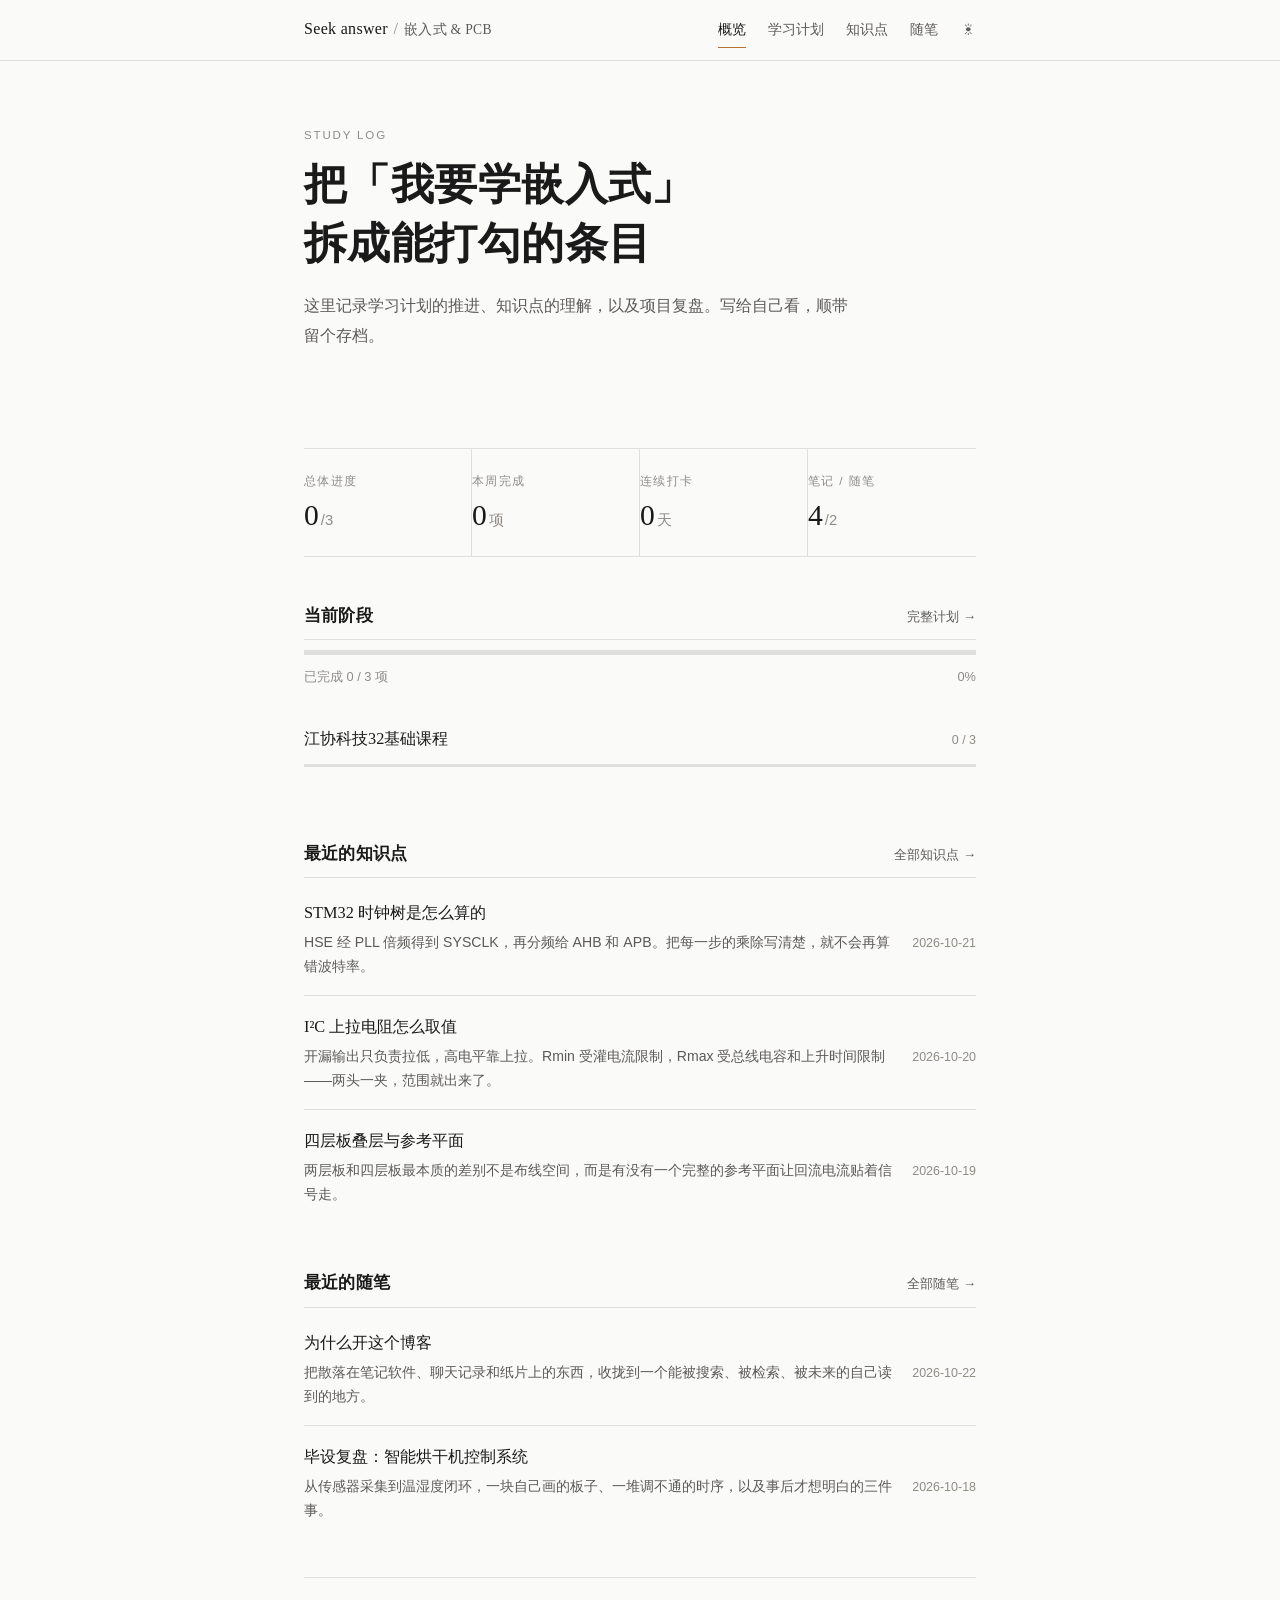
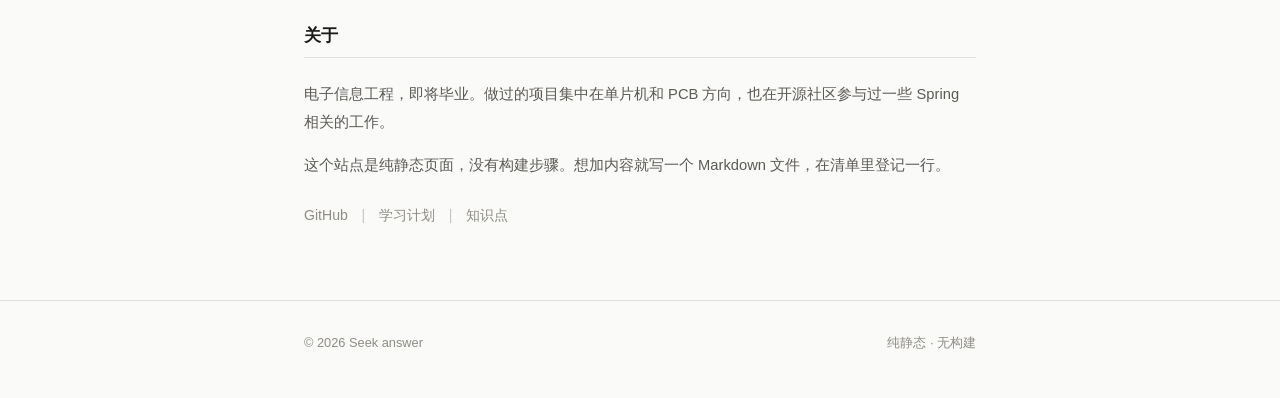
<file: index.html>
<!DOCTYPE html>
<html lang="zh-CN">
<head>
<meta charset="UTF-8">
<meta name="viewport" content="width=device-width, initial-scale=1">
<title>Seek answer · 嵌入式 & PCB 学习日志</title>
<meta name="description" content="嵌入式与 PCB 的学习计划、知识点笔记与随笔。">
<link rel="icon" href="data:image/svg+xml,%3Csvg xmlns='http://www.w3.org/2000/svg' viewBox='0 0 32 32'%3E%3Crect width='32' height='32' fill='%23fafaf9'/%3E%3Crect x='6' y='6' width='20' height='20' fill='none' stroke='%23b87333' stroke-width='2'/%3E%3C/svg%3E">
<link rel="stylesheet" href="assets/style.css">
<script src="assets/theme.js"></script>
</head>
<body>

<header class="site-header">
  <div class="wrap">
    <a class="brand" href="index.html">Seek answer<span class="slash">/</span><em>嵌入式 &amp; PCB</em></a>
    <nav class="nav">
      <a href="index.html" data-page="index">概览</a>
      <a href="plan.html" data-page="plan">学习计划</a>
      <a href="notes.html" data-page="notes">知识点</a>
      <a href="posts.html" data-page="posts">随笔</a>
      <button class="theme-toggle" type="button" aria-label="切换主题">☀</button>
    </nav>
  </div>
</header>

<main>
  <div class="wrap">

    <section class="hero">
      <div class="eyebrow">Study Log</div>
      <h1>把「我要学嵌入式」<br>拆成能打勾的条目</h1>
      <p class="lede">
        这里记录学习计划的推进、知识点的理解，以及项目复盘。
        写给自己看，顺带留个存档。
      </p>
    </section>

    <section class="stats" id="stats" aria-label="总览统计">
      <div class="stat">
        <div class="k">总体进度</div>
        <div class="v" id="stat-total">—</div>
      </div>
      <div class="stat">
        <div class="k">本周完成</div>
        <div class="v" id="stat-week">—</div>
      </div>
      <div class="stat">
        <div class="k">连续打卡</div>
        <div class="v" id="stat-streak">—</div>
      </div>
      <div class="stat">
        <div class="k">笔记 / 随笔</div>
        <div class="v" id="stat-count">—</div>
      </div>
    </section>

    <section class="section" id="sec-plan">
      <div class="section-head">
        <h2>当前阶段</h2>
        <a class="more" href="plan.html">完整计划 →</a>
      </div>
      <div id="plan-summary"></div>
    </section>

    <section class="section" id="sec-notes" style="margin-top:2.6rem">
      <div class="section-head">
        <h2>最近的知识点</h2>
        <a class="more" href="notes.html">全部知识点 →</a>
      </div>
      <ul class="entries" id="recent-notes"></ul>
    </section>

    <section class="section" id="sec-posts" style="margin-top:2.6rem">
      <div class="section-head">
        <h2>最近的随笔</h2>
        <a class="more" href="posts.html">全部随笔 →</a>
      </div>
      <ul class="entries" id="recent-posts"></ul>
    </section>

    <hr class="rule">

    <section class="section">
      <div class="section-head"><h2>关于</h2></div>
      <div style="padding-top:1.2rem">
        <div id="about-body">
          <p class="lede" style="font-size:0.92rem">
            电子信息工程，即将毕业。做过的项目集中在单片机和 PCB 方向，
            也在开源社区参与过一些 Spring 相关的工作。
          </p>
          <p class="lede" style="font-size:0.92rem">
            这个站点是纯静态页面，没有构建步骤。想加内容就写一个 Markdown 文件，
            在清单里登记一行。
          </p>
        </div>
        <p style="font-size:0.88rem;color:var(--ink-3);margin-top:1.4rem">
          <a href="https://github.com/2041951416" target="_blank" rel="noopener">GitHub</a>
          <span style="margin:0 .7em;color:var(--hairline-strong)">|</span>
          <a href="plan.html">学习计划</a>
          <span style="margin:0 .7em;color:var(--hairline-strong)">|</span>
          <a href="notes.html">知识点</a>
        </p>
      </div>
    </section>

  </div>
</main>

<footer class="site-footer">
  <div class="wrap">
    <span>© <span id="year">2026</span> Seek answer</span>
    <span>纯静态 · 无构建</span>
  </div>
</footer>

<script src="assets/app.js"></script>
<script src="assets/editor.js"></script>
<script>
(function () {
  var B = window.Blog;

  B.mountHeader("index");
  B.mountFooter();
  B.installFlushHooks();

  // 站点文案：HTML 里已内置静态品牌，这里只是异步替换成 site.json 的内容。
  // 所以即使请求失败或很慢，页面上也不会出现空白。
  if (window.BlogEditor) {
    window.BlogEditor.loadSiteText()
      .then(window.BlogEditor.applySiteText)
      .catch(function () {});
  }

  function renderStats(plan, manifest, state) {
    var done = state.done || {};
    var ov = B.overallProgress(plan, done);

    var total = document.getElementById("stat-total");
    total.innerHTML = ov.done + '<small>/' + ov.total + '</small>';

    var wk = document.getElementById("stat-week");
    var wkDone = 0;
    var d = B.today();
    for (var i = 0; i < 7; i++) {
      var counts = B.countsFromDone(done);
      wkDone += counts[d] || 0;
      d = B.addDays(d, -1);
    }
    wk.innerHTML = wkDone + '<small>项</small>';

    var st = document.getElementById("stat-streak");
    var s = B.streak(state.checkins || {});
    st.innerHTML = s + '<small>天</small>';

    var cnt = document.getElementById("stat-count");
    var nNotes = (manifest.notes || []).length;
    var nPosts = (manifest.posts || []).length;
    cnt.innerHTML = nNotes + '<small>/' + nPosts + '</small>';
  }

  function renderPlanSummary(plan, state) {
    var host = document.getElementById("plan-summary");
    host.innerHTML = "";
    var done = state.done || {};
    var ov = B.overallProgress(plan, done);

    var bar = document.createElement("div");
    bar.innerHTML =
      '<div class="bar bar-lg"><i style="width:' + ov.pct + '%"></i></div>' +
      '<div class="bar-meta"><span>已完成 ' + ov.done + ' / ' + ov.total + ' 项</span>' +
      "<span>" + Math.round(ov.pct) + "%</span></div>";
    host.appendChild(bar);

    // 每个阶段一行
    var list = document.createElement("ul");
    list.className = "entries";
    list.style.marginTop = "1.2rem";

    (plan.phases || []).forEach(function (ph) {
      var p = B.phaseProgress(ph, done);
      var li = document.createElement("li");
      var a = document.createElement("a");
      a.className = "entry";
      a.href = "plan.html#" + ph.id;
      a.innerHTML =
        '<div class="entry-row">' +
        '<span class="entry-title">' + B.esc(ph.title) + "</span>" +
        '<span class="entry-date">' + p.done + " / " + p.total + "</span>" +
        "</div>" +
        '<div class="bar" style="margin-top:8px"><i style="width:' + p.pct + '%"></i></div>';
      li.appendChild(a);
      list.appendChild(li);
    });
    host.appendChild(list);
  }

  function renderRecentNotes(manifest) {
    var host = document.getElementById("recent-notes");
    host.innerHTML = "";
    var notes = (manifest.notes || []).slice().sort(function (a, b) {
      return (b.date || "").localeCompare(a.date || "");
    }).slice(0, 3);

    if (!notes.length) {
      host.innerHTML = '<li><div class="entry"><span class="entry-sub">还没有知识点。见 README。</span></div></li>';
      return;
    }

    notes.forEach(function (n) {
      var li = document.createElement("li");
      li.innerHTML =
        '<a class="entry" href="post.html?p=' + B.esc(n.slug) + '">' +
        '<div class="entry-title">' + B.esc(n.title) + "</div>" +
        '<div class="entry-row" style="margin-top:3px">' +
        '<span class="entry-sub">' + B.esc(n.summary || "") + "</span>" +
        '<span class="entry-date">' + B.esc(n.date || "") + "</span>" +
        "</div></a>";
      host.appendChild(li);
    });
  }

  function renderRecentPosts(manifest) {
    var host = document.getElementById("recent-posts");
    host.innerHTML = "";
    var posts = (manifest.posts || []).slice().sort(function (a, b) {
      return (b.date || "").localeCompare(a.date || "");
    }).slice(0, 3);

    if (!posts.length) {
      host.innerHTML = '<li><div class="entry"><span class="entry-sub">还没有随笔。见 README。</span></div></li>';
      return;
    }

    posts.forEach(function (p) {
      var li = document.createElement("li");
      li.innerHTML =
        '<a class="entry" href="post.html?p=' + B.esc(p.slug) + '">' +
        '<div class="entry-title">' + B.esc(p.title) + "</div>" +
        '<div class="entry-row" style="margin-top:3px">' +
        '<span class="entry-sub">' + B.esc(p.summary || "") + "</span>" +
        '<span class="entry-date">' + B.esc(p.date || "") + "</span>" +
        "</div></a>";
      host.appendChild(li);
    });
  }

  Promise.all([
    B.loadPlan(),
    B.getJson("content/index.json").catch(function () {
      return { posts: [], notes: [] };
    }),
    B.pullRemote().catch(function () {
      return B.getState();
    }),
  ])
    .then(function (res) {
      var plan = res[0];
      var manifest = res[1] || { posts: [], notes: [] };
      var state = B.getState();

      renderStats(plan, manifest, state);
      renderPlanSummary(plan, state);
      renderRecentNotes(manifest);
      renderRecentPosts(manifest);
    })
    .catch(function (e) {
      console.error(e);
      document.getElementById("plan-summary").innerHTML =
        '<p class="empty">加载失败：' + B.esc(e.message) + "</p>";
    });
})();
</script>
</body>
</html>
</file>
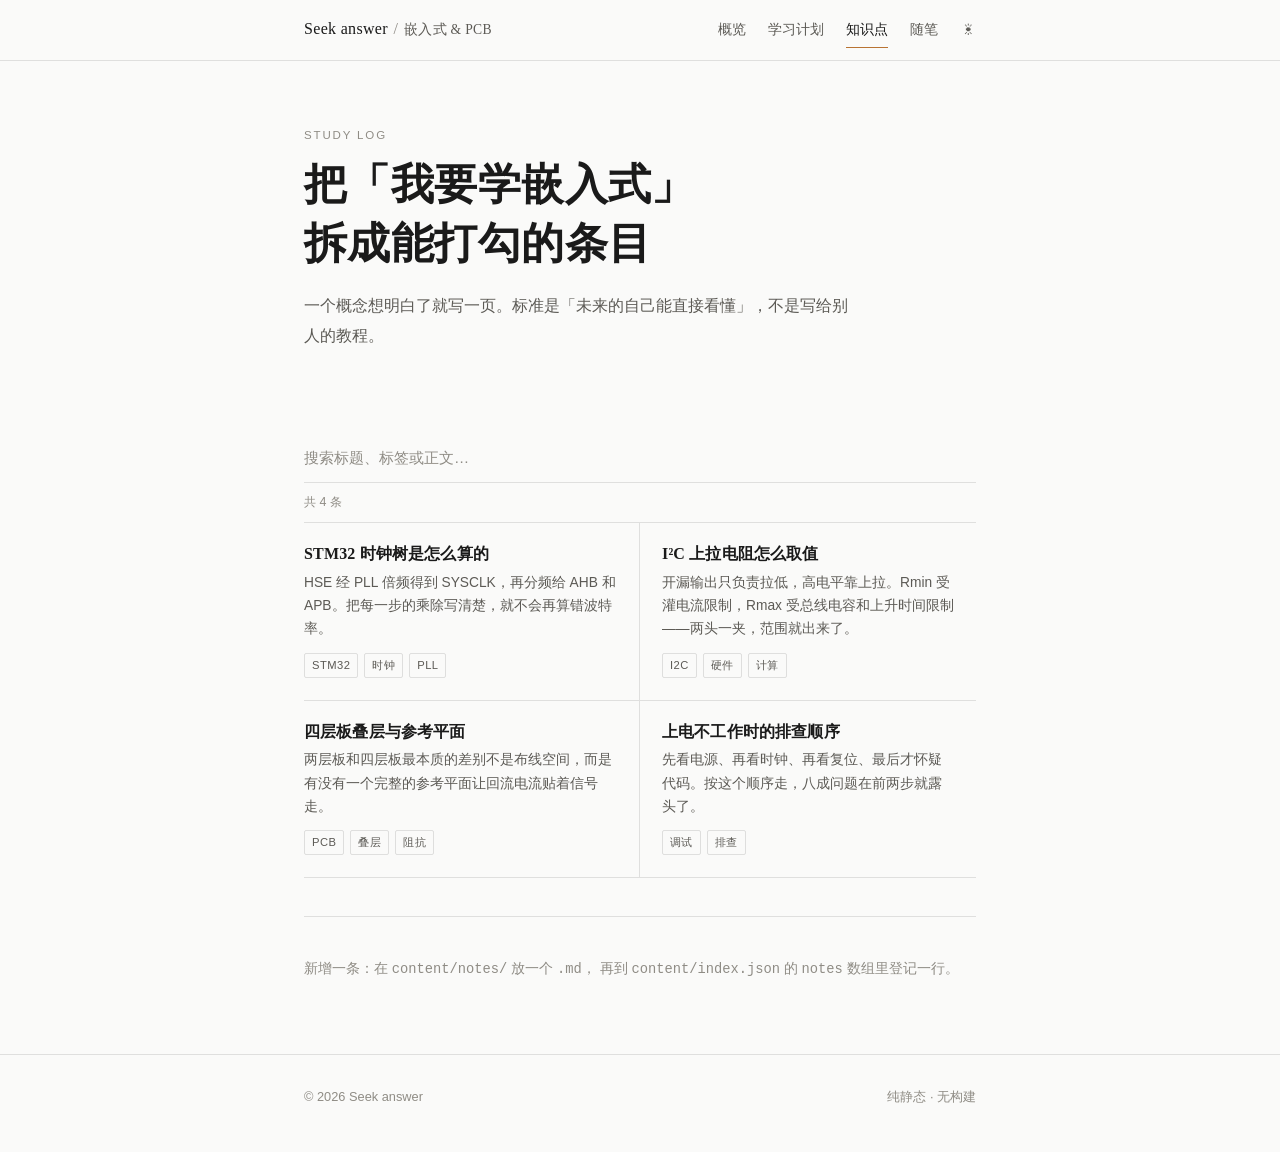
<file: notes.html>
<!DOCTYPE html>
<html lang="zh-CN">
<head>
<meta charset="UTF-8">
<meta name="viewport" content="width=device-width, initial-scale=1">
<title>知识点 · Seek answer</title>
<link rel="icon" href="data:image/svg+xml,%3Csvg xmlns='http://www.w3.org/2000/svg' viewBox='0 0 32 32'%3E%3Crect width='32' height='32' fill='%23fafaf9'/%3E%3Crect x='6' y='6' width='20' height='20' fill='none' stroke='%23b87333' stroke-width='2'/%3E%3C/svg%3E">
<link rel="stylesheet" href="assets/style.css">
<script src="assets/theme.js"></script>
</head>
<body>

<header class="site-header">
  <div class="wrap">
    <a class="brand" href="index.html">Seek answer<span class="slash">/</span><em>嵌入式 &amp; PCB</em></a>
    <nav class="nav">
      <a href="index.html" data-page="index">概览</a>
      <a href="plan.html" data-page="plan">学习计划</a>
      <a href="notes.html" data-page="notes">知识点</a>
      <a href="posts.html" data-page="posts">随笔</a>
      <button class="theme-toggle" type="button" aria-label="切换主题">☀</button>
    </nav>
  </div>
</header>

<main>
  <div class="wrap">
    <section class="hero">
      <div class="eyebrow">Notes</div>
      <h1>知识点</h1>
      <p class="lede" id="page-lede">一个概念想明白了就写一页。标准是「未来的自己能直接看懂」，不是写给别人的教程。
      </p>
      <p id="new-note-slot" style="margin-top:1.4rem" hidden>
        <a class="btn btn-accent" href="edit.html?new=note">新建知识点</a>
      </p>
    </section>

    <input class="search" id="q" type="search" placeholder="搜索标题、标签或正文…" autocomplete="off">
    <div class="search-meta" id="meta"></div>

    <div class="cards" id="cards"></div>
    <div class="empty" id="empty" hidden>
      <p>没有匹配的知识点。</p>
      <p style="font-size:0.82em">换个关键词试试，或者按 <code>Esc</code> 清空。</p>
    </div>

    <hr class="rule">
    <p style="font-size:0.86rem;color:var(--ink-3)">
      新增一条：在 <code>content/notes/</code> 放一个 <code>.md</code>，
      再到 <code>content/index.json</code> 的 <code>notes</code> 数组里登记一行。
    </p>
  </div>
</main>

<footer class="site-footer">
  <div class="wrap">
    <span>© <span id="year">2026</span> Seek answer</span>
    <span>纯静态 · 无构建</span>
  </div>
</footer>

<script src="assets/app.js"></script>
<script src="assets/editor.js"></script>
<script>
(function () {
  var B = window.Blog;
  var notes = [];   // { slug, title, tags, summary, date, body }
  var filtered = [];

  B.mountHeader("notes");
  B.mountFooter();

  if (window.BlogEditor) {
    window.BlogEditor.loadSiteText()
      .then(function (site) {
        window.BlogEditor.applySiteText(site);
        var l = (site.ledes || {})["notes"];
        var n = document.getElementById("page-lede");
        if (l && n) window.BlogEditor.setMultiline(n, l);
      })
      .catch(function () {});
  }

  var canEdit = window.BlogEditor && window.BlogEditor.isLoggedIn();
  if (canEdit) document.getElementById("new-note-slot").hidden = false;

  function renderCards(list, q) {
    var host = document.getElementById("cards");
    var empty = document.getElementById("empty");
    var meta = document.getElementById("meta");
    host.innerHTML = "";

    meta.textContent = q
      ? "「" + q + "」匹配到 " + list.length + " 条"
      : "共 " + notes.length + " 条";

    if (!list.length) {
      host.hidden = true;
      empty.hidden = false;
      if (notes.length === 0) {
        empty.innerHTML =
          "<p>还没有知识点。</p><p style='font-size:0.82em'>" +
          "在 <code>content/notes/</code> 新建一个 <code>.md</code>，" +
          "再在 <code>content/index.json</code> 登记。</p>";
      } else {
        empty.innerHTML =
          "<p>没有匹配的知识点。</p><p style='font-size:0.82em'>换个关键词，或按 <code>Esc</code> 清空。</p>";
      }
      return;
    }

    host.hidden = false;
    empty.hidden = true;

    list.forEach(function (n) {
      var a = document.createElement("a");
      a.className = "card";
      a.href = "post.html?p=" + n.slug;

      var h = document.createElement("h3");
      h.innerHTML = B.highlight(n.title, q);
      a.appendChild(h);

      var sum = document.createElement("p");
      sum.innerHTML = B.highlight(n.summary || "", q);
      a.appendChild(sum);

      if (n.tags && n.tags.length) {
        var tags = document.createElement("div");
        tags.className = "tags";
        n.tags.forEach(function (t) {
          var s = document.createElement("span");
          s.className = "tag";
          s.innerHTML = B.highlight(t, q);
          tags.appendChild(s);
        });
        a.appendChild(tags);
      }

      host.appendChild(a);

      // 编辑链接放在卡片外面，避免 <a> 嵌套 <a>
      if (canEdit) {
        var editRow = document.createElement("div");
        editRow.className = "card-edit-row";
        editRow.innerHTML =
          '<a class="entry-edit" href="edit.html?p=' + encodeURIComponent(n.slug) + '">编辑</a>';
        host.appendChild(editRow);
      }
    });
  }

  function normalize(s) {
    return String(s || "").toLowerCase();
  }

  function search(q) {
    var term = normalize(q).trim();
    if (!term) return notes.slice();

    var parts = term.split(/\s+/).filter(Boolean);
    return notes.filter(function (n) {
      var hay = normalize(
        (n.title || "") + " " + (n.tags || []).join(" ") + " " + (n.summary || "") + " " + (n.body || "")
      );
      return parts.every(function (p) {
        return hay.indexOf(p) >= 0;
      });
    });
  }

  var doSearch = B.debounce(function (q) {
    filtered = search(q);
    renderCards(filtered, q.trim());
  }, 150);

  function boot() {
    B.getJson("content/index.json")
      .then(function (manifest) {
        var list = manifest.notes || [];
        if (!list.length) {
          renderCards([], "");
          return [];
        }
        // 并发预加载所有笔记正文，用于全文搜索
        return Promise.all(
          list.map(function (n) {
            return B.getText("content/notes/" + n.slug + ".md")
              .then(function (raw) {
                var parts = B.splitFrontMatter(raw);
                return {
                  slug: n.slug,
                  title: n.title || parts.meta.title || n.slug,
                  tags: n.tags || parts.meta.tags || [],
                  summary: n.summary || parts.meta.summary || "",
                  date: n.date || parts.meta.date || "",
                  body: parts.body,
                };
              })
              .catch(function () {
                // 正文取不到时仍展示卡片信息
                return {
                  slug: n.slug,
                  title: n.title || n.slug,
                  tags: n.tags || [],
                  summary: n.summary || "",
                  date: n.date || "",
                  body: "",
                };
              });
          })
        );
      })
      .then(function (all) {
        notes = all.sort(function (a, b) {
          return (b.date || "").localeCompare(a.date || "");
        });
        filtered = notes.slice();
        renderCards(filtered, "");
      })
      .catch(function (e) {
        console.error(e);
        document.getElementById("meta").textContent = "加载失败：" + e.message;
      });
  }

  var qInput = document.getElementById("q");
  qInput.addEventListener("input", function () {
    doSearch(qInput.value);
  });
  qInput.addEventListener("keydown", function (e) {
    if (e.key === "Escape") {
      qInput.value = "";
      doSearch("");
    }
  });

  boot();
})();
</script>
</body>
</html>
</file>
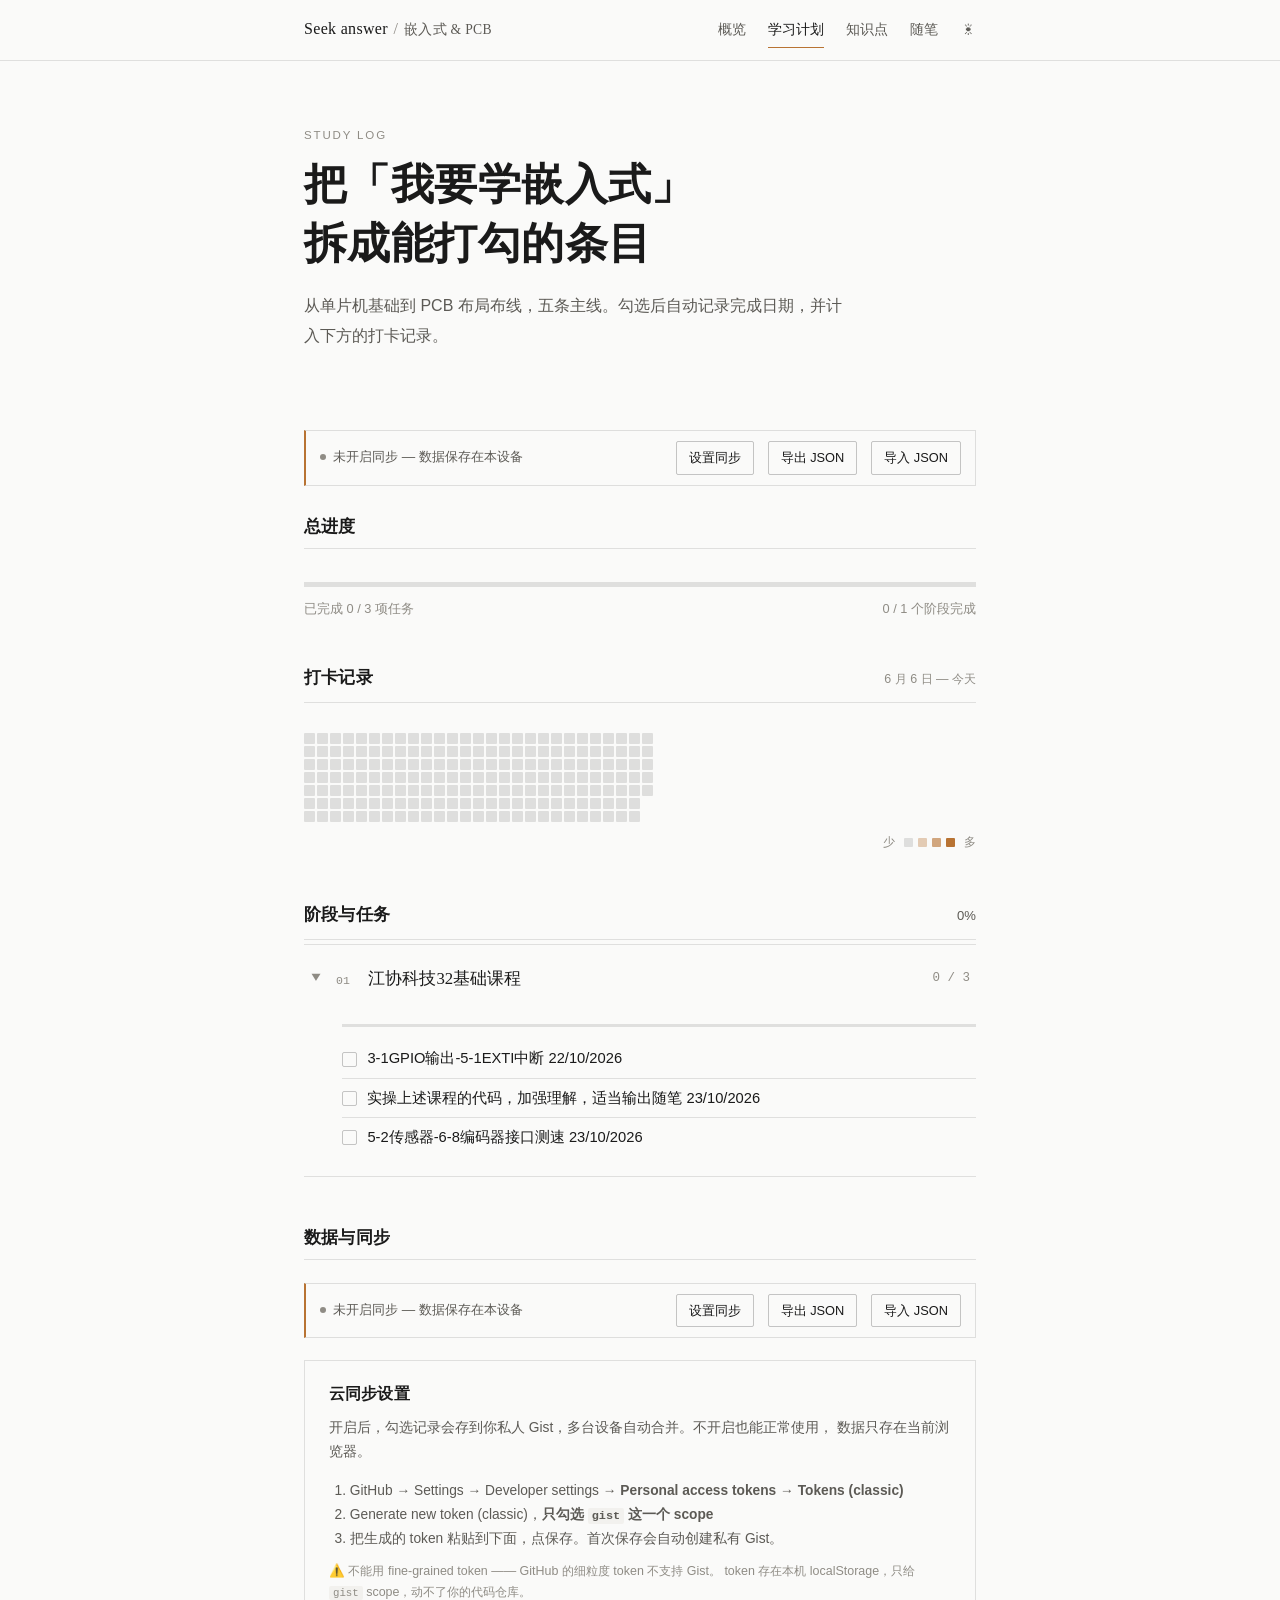
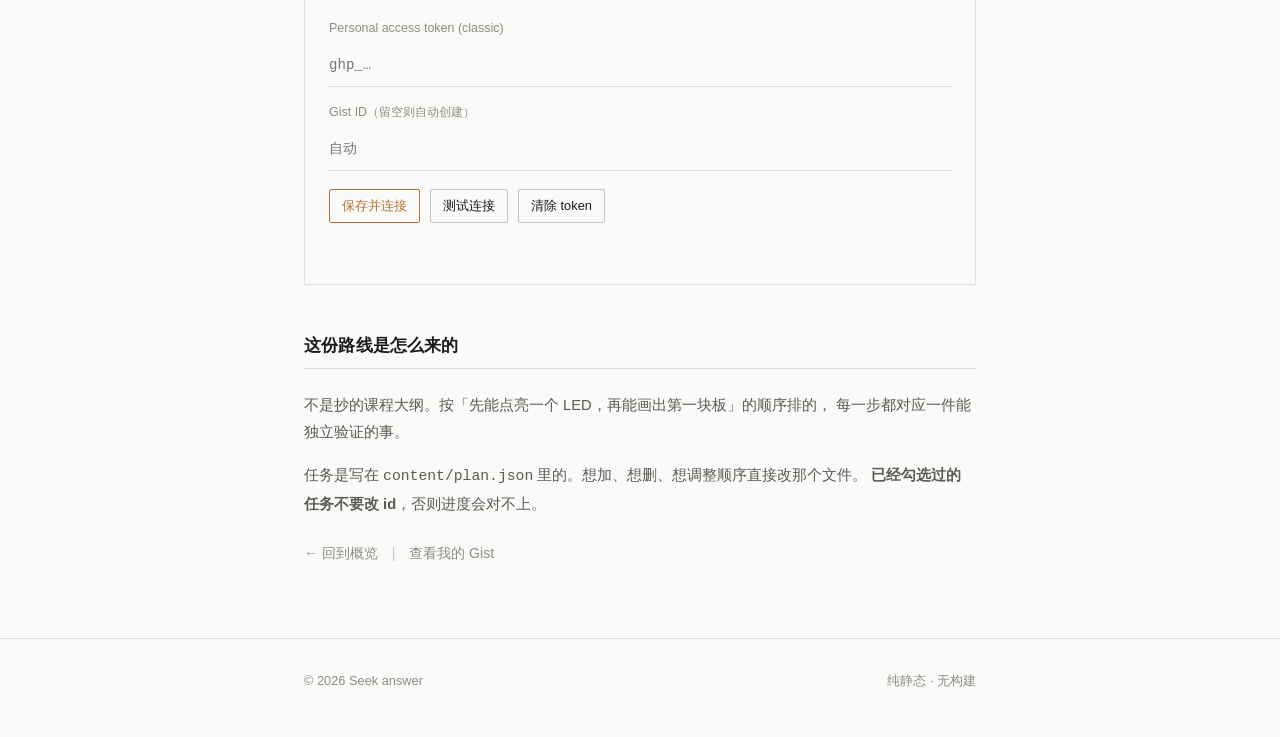
<file: plan.html>
<!DOCTYPE html>
<html lang="zh-CN">
<head>
<meta charset="UTF-8">
<meta name="viewport" content="width=device-width, initial-scale=1">
<title>学习计划 · Seek answer</title>
<link rel="icon" href="data:image/svg+xml,%3Csvg xmlns='http://www.w3.org/2000/svg' viewBox='0 0 32 32'%3E%3Crect width='32' height='32' fill='%23fafaf9'/%3E%3Crect x='6' y='6' width='20' height='20' fill='none' stroke='%23b87333' stroke-width='2'/%3E%3C/svg%3E">
<link rel="stylesheet" href="assets/style.css">
<script src="assets/theme.js"></script>
</head>
<body>

<header class="site-header">
  <div class="wrap">
    <a class="brand" href="index.html">Seek answer<span class="slash">/</span><em>嵌入式 &amp; PCB</em></a>
    <nav class="nav">
      <a href="index.html" data-page="index">概览</a>
      <a href="plan.html" data-page="plan">学习计划</a>
      <a href="notes.html" data-page="notes">知识点</a>
      <a href="posts.html" data-page="posts">随笔</a>
      <button class="theme-toggle" type="button" aria-label="切换主题">☀</button>
    </nav>
  </div>
</header>

<main>
  <div class="wrap">
    <section class="hero">
      <div class="eyebrow">Roadmap</div>
      <h1>学习计划</h1>
      <p class="lede" id="page-lede">从单片机基础到 PCB 布局布线，五条主线。勾选后自动记录完成日期，
        并计入下方的打卡记录。
      </p>
    </section>

    <div class="sync-bar" id="sync-bar"></div>

    <section class="section">
      <div class="section-head"><h2>总进度</h2></div>
      <div id="overall" style="padding-top:1.2rem"></div>
    </section>

    <section class="section" style="margin-top:2.4rem">
      <div class="section-head">
        <h2>打卡记录</h2>
        <span class="entry-date" id="heatmap-range"></span>
      </div>
      <div style="padding-top:1.4rem">
        <div class="heatmap-wrap"><div class="heatmap" id="heatmap"></div></div>
        <div class="heatmap-legend">
          <span style="margin-inline-end:4px">少</span>
          <i data-lv="0"></i><i data-lv="1"></i><i data-lv="2"></i><i data-lv="3"></i>
          <span style="margin-inline-start:4px">多</span>
        </div>
      </div>
    </section>

    <section class="section" style="margin-top:2.4rem">
      <div class="section-head">
        <h2>阶段与任务</h2>
        <span>
          <a class="entry-edit" id="edit-plan-link" href="edit.html?plan=1" hidden>编辑路线</a>
          <span class="more" id="plan-total"></span>
        </span>
      </div>
      <div id="phases"></div>
    </section>

    <section class="section" style="margin-top:2.6rem">
      <div class="section-head">
        <h2>数据与同步</h2>
        <span class="more" id="sync-state-text"></span>
      </div>

      <div class="sync-bar" id="sync-bar-2" style="margin-top:1.4rem"></div>

      <div class="panel" id="setup-panel">
        <h3>云同步设置</h3>
        <p>
          开启后，勾选记录会存到你私人 Gist，多台设备自动合并。不开启也能正常使用，
          数据只存在当前浏览器。
        </p>
        <ol>
          <li>GitHub → Settings → Developer settings → <strong>Personal access tokens → Tokens (classic)</strong></li>
          <li>Generate new token (classic)，<strong>只勾选 <code>gist</code> 这一个 scope</strong></li>
          <li>把生成的 token 粘贴到下面，点保存。首次保存会自动创建私有 Gist。</li>
        </ol>
        <p class="hint">
          ⚠️ 不能用 fine-grained token —— GitHub 的细粒度 token 不支持 Gist。
          token 存在本机 localStorage，只给 <code>gist</code> scope，动不了你的代码仓库。
        </p>

        <div class="field">
          <label for="pat">Personal access token (classic)</label>
          <input type="password" id="pat" autocomplete="off" spellcheck="false" placeholder="ghp_…">
        </div>
        <div class="field">
          <label for="gist-id">Gist ID（留空则自动创建）</label>
          <input type="text" id="gist-id" autocomplete="off" spellcheck="false" placeholder="自动">
        </div>

        <div style="display:flex;gap:10px;flex-wrap:wrap;margin-top:18px">
          <button class="btn btn-accent" id="btn-save-pat" type="button">保存并连接</button>
          <button class="btn" id="btn-test" type="button">测试连接</button>
          <button class="btn" id="btn-clear-pat" type="button">清除 token</button>
        </div>

        <p class="hint" id="setup-msg" style="min-height:1.4em"></p>
      </div>
    </section>

    <section class="section" id="about-plan" style="margin-top:2.6rem">
      <div class="section-head"><h2>这份路线是怎么来的</h2></div>
      <div style="padding-top:1.2rem">
        <p class="lede" style="font-size:0.92rem">
          不是抄的课程大纲。按「先能点亮一个 LED，再能画出第一块板」的顺序排的，
          每一步都对应一件能独立验证的事。
        </p>
        <p class="lede" style="font-size:0.92rem">
          任务是写在 <code>content/plan.json</code> 里的。想加、想删、想调整顺序直接改那个文件。
          <strong>已经勾选过的任务不要改 id</strong>，否则进度会对不上。
        </p>
        <p style="font-size:0.88rem;color:var(--ink-3);margin-top:1.4rem">
          <a href="index.html">← 回到概览</a>
          <span style="margin:0 .7em;color:var(--hairline-strong)">|</span>
          <a href="https://gist.github.com" target="_blank" rel="noopener">查看我的 Gist</a>
        </p>
      </div>
    </section>

  </div>
</main>

<footer class="site-footer">
  <div class="wrap">
    <span>© <span id="year">2026</span> Seek answer</span>
    <span>纯静态 · 无构建</span>
  </div>
</footer>

<script src="assets/app.js"></script>
<script src="assets/editor.js"></script>
<script>
(function () {
  var B = window.Blog;
  var plan = null;
  var expanded = {};

  B.mountHeader("plan");
  B.mountFooter();

  if (window.BlogEditor) {
    window.BlogEditor.loadSiteText()
      .then(function (site) {
        window.BlogEditor.applySiteText(site);
        var l = (site.ledes || {})["plan"];
        var n = document.getElementById("page-lede");
        if (l && n) window.BlogEditor.setMultiline(n, l);
      })
      .catch(function () {});
  }
  B.installFlushHooks();

  if (window.BlogEditor && window.BlogEditor.isLoggedIn()) {
    document.getElementById("edit-plan-link").hidden = false;
  }

  /* ---------- 同步状态条 ---------- */

  function syncLabel() {
    var s = B.getSyncStatus();
    var map = {
      off: ["", "未开启同步 — 数据保存在本设备"],
      pending: ["warn", "已填 token，首次勾选时会创建 Gist"],
      idle: ["", "准备就绪"],
      busy: ["busy", "正在同步…"],
      ok: ["ok", "已同步到 Gist"],
      error: ["warn", "同步失败"],
    };
    var m = map[s.mode] || map.idle;
    return { cls: m[0], text: m[1], detail: s.message };
  }

  function renderSyncBars() {
    var info = syncLabel();
    var html =
      '<span><i class="sync-dot ' + info.cls + '"></i>' + B.esc(info.text) + "</span>" +
      '<span class="actions">';
    if (!B.isSyncEnabled()) {
      html += '<button type="button" data-act="setup">设置同步</button>';
    } else {
      html += '<button type="button" data-act="push">立即同步</button>';
    }
    html += '<button type="button" data-act="export">导出 JSON</button>' +
      '<label class="file" for="import-file">导入 JSON</label>' +
      "</span>";

    ["sync-bar", "sync-bar-2"].forEach(function (id) {
      var n = document.getElementById(id);
      if (n) n.innerHTML = html;
    });

    var st = document.getElementById("sync-state-text");
    if (st) st.textContent = info.detail || "";
  }

  document.addEventListener("click", function (e) {
    var btn = e.target.closest("[data-act]");
    if (!btn) return;
    var act = btn.dataset.act;
    if (act === "setup") {
      document.getElementById("setup-panel").scrollIntoView({ behavior: "smooth", block: "center" });
      document.getElementById("pat").focus();
    } else if (act === "export") {
      B.exportState();
    } else if (act === "push") {
      B.flushSave();
    }
  });

  /* 导入 */
  var fileInput = document.createElement("input");
  fileInput.type = "file";
  fileInput.accept = "application/json,.json";
  fileInput.style.display = "none";
  fileInput.id = "import-file";
  document.body.appendChild(fileInput);

  document.addEventListener("change", function (e) {
    if (e.target && e.target.id === "import-file" && e.target.files[0]) {
      B.importState(e.target.files[0])
        .then(function () {
          msg("已导入并合并。", false);
          render();
        })
        .catch(function (err) {
          msg(err.message, true);
        });
      e.target.value = "";
    }
  });

  /* ---------- 总进度 ---------- */

  function renderOverall() {
    var state = B.getState();
    var done = state.done || {};
    var ov = B.overallProgress(plan, done);
    var host = document.getElementById("overall");

    var phasesDone = (plan.phases || []).filter(function (ph) {
      var p = B.phaseProgress(ph, done);
      return p.total > 0 && p.done === p.total;
    }).length;

    host.innerHTML =
      '<div class="bar bar-lg"><i style="width:' + ov.pct + '%"></i></div>' +
      '<div class="bar-meta">' +
      "<span>已完成 " + ov.done + " / " + ov.total + " 项任务</span>" +
      "<span>" + phaseDoneText(phasesDone) + "</span>" +
      "</div>";

    var pt = document.getElementById("plan-total");
    if (pt) pt.textContent = Math.round(ov.pct) + "%";
  }

  function phaseDoneText(n) {
    var total = (plan.phases || []).length;
    return n === total && total > 0 ? "全部阶段完成" : n + " / " + total + " 个阶段完成";
  }

  /* ---------- 热力图 ---------- */

  function renderHeatmap() {
    var state = B.getState();
    var counts = B.countsFromDone(state.done || {});
    var today = B.today();
    var start = B.addDays(today, -181); // 约半年

    var cells = B.calendarCells(start, today, counts);
    var host = document.getElementById("heatmap");
    var html = "";
    cells.forEach(function (c) {
      if (c.date) {
        html +=
          '<i data-lv="' + c.level + '" title="' +
          B.esc(c.date) + " · " + c.count + " 项" + '"></i>';
      } else {
        html += '<i style="background:transparent"></i>';
      }
    });
    host.innerHTML = html;

    var rng = document.getElementById("heatmap-range");
    if (rng) rng.textContent = B.fmtDate(start) + " — 今天";
  }

  /* ---------- 阶段与任务 ---------- */

  function renderPhases() {
    var state = B.getState();
    var done = state.done || {};
    var host = document.getElementById("phases");
    host.innerHTML = "";

    (plan.phases || []).forEach(function (ph, i) {
      var p = B.phaseProgress(ph, done);
      var isOpen = expanded[ph.id] !== undefined ? expanded[ph.id] : p.done < p.total;

      var wrap = document.createElement("div");
      wrap.className = "phase";
      wrap.id = ph.id;

      var head = document.createElement("button");
      head.className = "phase-head";
      head.type = "button";
      head.setAttribute("aria-expanded", String(isOpen));
      head.setAttribute("aria-controls", ph.id + "-body");
      head.innerHTML =
        '<span class="chev">▶</span>' +
        '<span class="phase-idx">' + String(i + 1).padStart(2, "0") + "</span>" +
        '<span class="phase-title">' + B.esc(ph.title) + "</span>" +
        '<span class="phase-count' + (p.done === p.total && p.total ? " done" : "") + '">' +
        p.done + " / " + p.total + "</span>";

      var body = document.createElement("div");
      body.className = "phase-body";
      body.id = ph.id + "-body";
      if (!isOpen) body.hidden = true;

      var bar = document.createElement("div");
      bar.className = "bar";
      bar.style.marginBlockEnd = "12px";
      bar.innerHTML = '<i style="width:' + p.pct + '%"></i>';
      body.appendChild(bar);

      (ph.tasks || []).forEach(function (t) {
        var isDone = done[t.id] !== undefined;
        var row = document.createElement("div");
        row.className = "task" + (isDone ? " is-done" : "");

        var cb = document.createElement("input");
        cb.type = "checkbox";
        cb.checked = isDone;
        cb.id = "cb-" + t.id;
        cb.addEventListener("change", function () {
          B.setTaskDone(t.id, cb.checked);
        });

        var label = document.createElement("label");
        label.htmlFor = "cb-" + t.id;
        label.textContent = t.title;

        row.appendChild(cb);
        row.appendChild(label);

        if (t.ref) {
          var ref = document.createElement("a");
          ref.className = "task-ref";
          ref.href = "post.html?p=" + t.ref;
          ref.textContent = "→";
          ref.title = "查看相关知识点";
          row.appendChild(ref);
        }

        var date = document.createElement("span");
        date.className = "task-date";
        date.textContent = isDone && done[t.id] ? B.fmtDate(done[t.id]) : "";
        row.appendChild(date);

        if (isDone) {
          var reset = document.createElement("button");
          reset.className = "task-reset";
          reset.type = "button";
          reset.title = "取消完成";
          reset.textContent = "✕";
          reset.addEventListener("click", function () {
            B.setTaskDone(t.id, false);
          });
          row.appendChild(reset);
        }

        body.appendChild(row);
      });

      head.addEventListener("click", function () {
        var open = head.getAttribute("aria-expanded") === "true";
        head.setAttribute("aria-expanded", String(!open));
        body.hidden = open;
        expanded[ph.id] = !open;
      });

      wrap.appendChild(head);
      wrap.appendChild(body);
      host.appendChild(wrap);
    });
  }

  /* ---------- 渲染总控 ---------- */

  function render() {
    renderOverall();
    renderHeatmap();
    renderPhases();
    renderSyncBars();
  }

  B.subscribe(function () {
    if (plan) render();
  });

  /* ---------- 设置面板 ---------- */

  function msg(text, isErr) {
    var n = document.getElementById("setup-msg");
    if (!n) return;
    n.textContent = text || "";
    n.style.color = isErr ? "#c9553d" : "var(--accent)";
  }

  function initSetup() {
    var pat = document.getElementById("pat");
    var gid = document.getElementById("gist-id");
    pat.value = B.getPat();
    gid.value = B.getGistId();

    document.getElementById("btn-save-pat").addEventListener("click", function () {
      var v = pat.value.trim();
      B.setPat(v);
      B.setGistId(gid.value.trim());
      if (!v) {
        msg("已清除 token，数据只保存在本设备。", false);
        renderSyncBars();
        return;
      }
      msg("正在连接…", false);
      B.pullRemote()
        .then(function () {
          var s = B.getSyncStatus();
          if (s.mode === "error") {
            msg(s.message, true);
          } else {
            msg("已连接。勾选任务后会自动同步。", false);
          }
          render();
        })
        .catch(function (e) {
          msg(e.message, true);
        });
    });

    document.getElementById("btn-test").addEventListener("click", function () {
      var v = pat.value.trim();
      if (!v) {
        msg("请先填写 token。", true);
        return;
      }
      msg("测试中…", false);
      fetch("https://api.github.com/user", {
        headers: { Authorization: "Bearer " + v, Accept: "application/vnd.github+json" },
      })
        .then(function (r) {
          if (r.status === 401) throw new Error("Token 无效（401）。请重新生成。");
          return r.json().then(function (b) {
            msg("连接成功，账号：" + b.login + "。注意：还需确认 token 勾选了 gist scope。", false);
          });
        })
        .catch(function (e) {
          msg(e.message, true);
        });
    });

    document.getElementById("btn-clear-pat").addEventListener("click", function () {
      B.setPat("");
      B.setGistId("");
      pat.value = "";
      gid.value = "";
      msg("已清除 token 与 Gist ID。本地勾选记录保留。", false);
      renderSyncBars();
    });
  }

  /* ---------- 启动 ---------- */

  B.loadPlan()
    .then(function (p) {
      plan = p;
      initSetup();
      render();
      // 支持 plan.html#p3 直接定位
      if (location.hash) {
        var target = document.getElementById(location.hash.slice(1));
        if (target && target.classList.contains("phase")) {
          var h = target.querySelector(".phase-head");
          if (h && h.getAttribute("aria-expanded") !== "true") h.click();
          setTimeout(function () {
            target.scrollIntoView({ behavior: "smooth", block: "start" });
          }, 60);
        }
      }
      return B.pullRemote();
    })
    .then(function () {
      render();
    })
    .catch(function (e) {
      console.error(e);
      document.getElementById("phases").innerHTML =
        '<p class="empty">加载失败：' + B.esc(e.message) + "</p>";
    });
})();
</script>
</body>
</html>
</file>
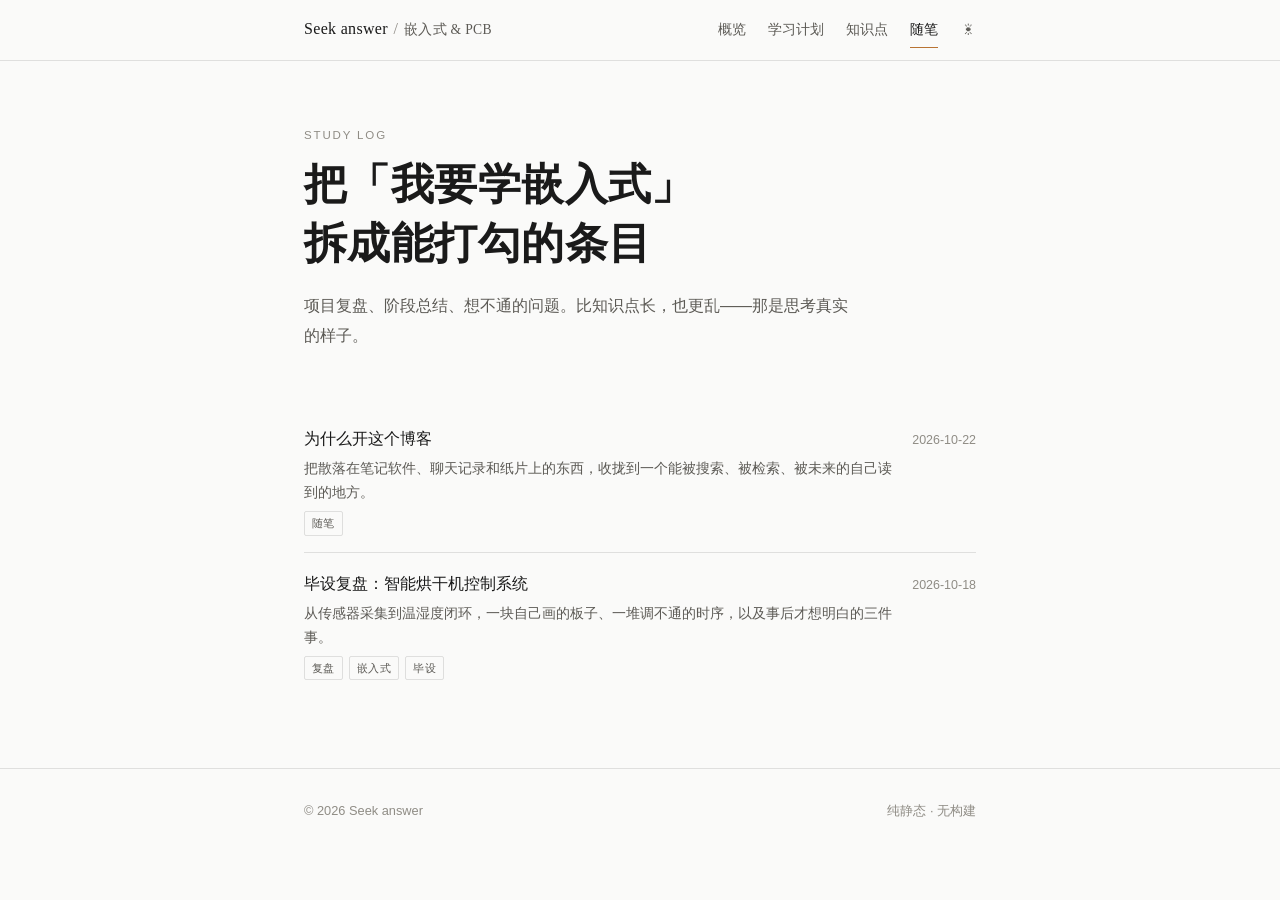
<file: posts.html>
<!DOCTYPE html>
<html lang="zh-CN">
<head>
<meta charset="UTF-8">
<meta name="viewport" content="width=device-width, initial-scale=1">
<title>随笔 · Seek answer</title>
<link rel="icon" href="data:image/svg+xml,%3Csvg xmlns='http://www.w3.org/2000/svg' viewBox='0 0 32 32'%3E%3Crect width='32' height='32' fill='%23fafaf9'/%3E%3Crect x='6' y='6' width='20' height='20' fill='none' stroke='%23b87333' stroke-width='2'/%3E%3C/svg%3E">
<link rel="stylesheet" href="assets/style.css">
<script src="assets/theme.js"></script>
</head>
<body>

<header class="site-header">
  <div class="wrap">
    <a class="brand" href="index.html">Seek answer<span class="slash">/</span><em>嵌入式 &amp; PCB</em></a>
    <nav class="nav">
      <a href="index.html" data-page="index">概览</a>
      <a href="plan.html" data-page="plan">学习计划</a>
      <a href="notes.html" data-page="notes">知识点</a>
      <a href="posts.html" data-page="posts">随笔</a>
      <button class="theme-toggle" type="button" aria-label="切换主题">☀</button>
    </nav>
  </div>
</header>

<main>
  <div class="wrap">
    <section class="hero">
      <div class="eyebrow">Posts</div>
      <h1>随笔</h1>
      <p class="lede" id="page-lede">项目复盘、阶段总结、想不通的问题。比知识点长，也更乱——那是思考真实的样子。
      </p>
      <p id="new-post-slot" style="margin-top:1.4rem" hidden>
        <a class="btn btn-accent" href="edit.html?new=post">新建随笔</a>
      </p>
    </section>

    <ul class="entries" id="list"></ul>
    <div class="empty" id="empty" hidden>
      <p>还没有随笔。</p>
      <p style="font-size:0.82em">
        在 <code>content/posts/</code> 新建一个 <code>.md</code>，
        再在 <code>content/index.json</code> 登记。
      </p>
    </div>
  </div>
</main>

<footer class="site-footer">
  <div class="wrap">
    <span>© <span id="year">2026</span> Seek answer</span>
    <span>纯静态 · 无构建</span>
  </div>
</footer>

<script src="assets/app.js"></script>
<script src="assets/editor.js"></script>
<script>
(function () {
  var B = window.Blog;
  B.mountHeader("posts");
  B.mountFooter();

  if (window.BlogEditor) {
    window.BlogEditor.loadSiteText()
      .then(function (site) {
        window.BlogEditor.applySiteText(site);
        var l = (site.ledes || {})["posts"];
        var n = document.getElementById("page-lede");
        if (l && n) window.BlogEditor.setMultiline(n, l);
      })
      .catch(function () {});
  }

  // 只看本地有没有凭证，不发请求。未登录时连「新建」都不渲染。
  var canEdit = window.BlogEditor && window.BlogEditor.isLoggedIn();
  if (canEdit) document.getElementById("new-post-slot").hidden = false;

  B.getJson("content/index.json")
    .then(function (manifest) {
      var posts = (manifest.posts || []).slice().sort(function (a, b) {
        return (b.date || "").localeCompare(a.date || "");
      });

      if (!posts.length) {
        document.getElementById("empty").hidden = false;
        return;
      }

      var host = document.getElementById("list");
      posts.forEach(function (p) {
        var li = document.createElement("li");
        var a = document.createElement("a");
        a.className = "entry";
        a.href = "post.html?p=" + p.slug;

        var tagHtml = (p.tags || [])
          .map(function (t) {
            return '<span class="tag">' + B.esc(t) + "</span>";
          })
          .join("");

        a.innerHTML =
          '<div class="entry-row">' +
          '<div>' +
          '<div class="entry-title">' + B.esc(p.title) + "</div>" +
          '<div class="entry-sub" style="margin-top:3px">' + B.esc(p.summary || "") + "</div>" +
          (tagHtml ? '<div class="tags">' + tagHtml + "</div>" : "") +
          "</div>" +
          '<span class="entry-date">' + B.esc(p.date || "") +
          (canEdit
            ? '<a class="entry-edit" href="edit.html?p=' + encodeURIComponent(p.slug) + '">编辑</a>'
            : "") +
          "</span>" +
          "</div>";

        li.appendChild(a);
        host.appendChild(li);
      });
    })
    .catch(function (e) {
      console.error(e);
      document.getElementById("empty").hidden = false;
      document.getElementById("empty").innerHTML =
        '<p>加载失败：' + B.esc(e.message) + "</p>";
    });
})();
</script>
</body>
</html>
</file>
<file: assets/style.css>
/* ============================================================
   纸墨极简 — 嵌入式 & PCB 学习日志
   无阴影、无渐变、无圆角。只用 hairline 分隔与一个铜色强调。
   ============================================================ */

:root {
  --bg: #fafaf9;
  --surface: #f2f1ee;
  --ink: #1a1a1a;
  --ink-2: #5c5a55;
  --ink-3: #8f8c85;
  --hairline: rgba(26, 26, 26, 0.12);
  --hairline-strong: rgba(26, 26, 26, 0.24);
  --accent: #b87333;
  --accent-soft: rgba(184, 115, 51, 0.14);
  --content: 720px;
  --serif: Georgia, "Noto Serif SC", "Songti SC", "Source Han Serif SC", serif;
  --sans: -apple-system, BlinkMacSystemFont, "Segoe UI", Roboto, "PingFang SC",
    "Microsoft YaHei", "Helvetica Neue", Arial, sans-serif;
  --mono: ui-monospace, "SF Mono", "Cascadia Code", Consolas, "Liberation Mono",
    monospace;
  --step: 0.5rem;
}

[data-theme="dark"] {
  --bg: #161514;
  --surface: #1e1d1b;
  --ink: #e8e6e1;
  --ink-2: #9a978f;
  --ink-3: #6f6d67;
  --hairline: rgba(232, 230, 225, 0.14);
  --hairline-strong: rgba(232, 230, 225, 0.28);
  --accent: #d08c4a;
  --accent-soft: rgba(208, 140, 74, 0.16);
}

*,
*::before,
*::after {
  box-sizing: border-box;
}

/* 全局 hidden：.empty[hidden] 等元素在 JS 接管前也会保持隐藏，
   否则首屏会闪一下空状态文案。 */
[hidden] {
  display: none !important;
}

html {
  -webkit-text-size-adjust: 100%;
  scroll-behavior: smooth;
}

body {
  margin: 0;
  background: var(--bg);
  color: var(--ink);
  font-family: var(--sans);
  font-size: 16px;
  line-height: 1.85;
  -webkit-font-smoothing: antialiased;
  text-rendering: optimizeLegibility;
}

a {
  color: inherit;
  text-decoration: none;
}

a:hover {
  color: var(--accent);
}

::selection {
  background: var(--accent-soft);
}

/* ---------- 布局骨架 ---------- */

.wrap {
  max-width: var(--content);
  margin: 0 auto;
  padding: 0 24px;
}

.site-header {
  border-block-end: 1px solid var(--hairline);
  position: sticky;
  top: 0;
  z-index: 20;
  background: var(--bg);
}

.site-header .wrap {
  display: flex;
  align-items: baseline;
  justify-content: space-between;
  gap: 24px;
  min-height: 58px;
  flex-wrap: wrap;
  padding-block: 12px;
}

.brand {
  font-family: var(--serif);
  font-size: 1rem;
  letter-spacing: 0.02em;
  white-space: nowrap;
}

.brand .slash {
  color: var(--ink-3);
  margin: 0 0.35em;
}

.brand em {
  font-style: normal;
  color: var(--ink-2);
  font-size: 0.85em;
}

.nav {
  display: flex;
  align-items: center;
  gap: 22px;
  font-size: 0.9rem;
}

.nav a {
  color: var(--ink-2);
  padding-block: 4px;
  border-block-end: 1px solid transparent;
  transition: color 0.15s ease, border-color 0.15s ease;
}

.nav a:hover {
  color: var(--ink);
}

.nav a[aria-current="page"] {
  color: var(--ink);
  border-block-end-color: var(--accent);
}

.theme-toggle {
  background: none;
  border: 0;
  padding: 4px;
  cursor: pointer;
  color: var(--ink-2);
  font-size: 0.95rem;
  line-height: 1;
  font-family: var(--sans);
}

.theme-toggle:hover {
  color: var(--accent);
}

/* ---------- 排版 ---------- */

h1,
h2,
h3,
h4 {
  font-family: var(--serif);
  font-weight: 600;
  line-height: 1.35;
  margin: 0;
  letter-spacing: 0.01em;
}

p {
  margin: 0 0 1.1em;
}

.eyebrow {
  font-size: 0.72rem;
  letter-spacing: 0.16em;
  text-transform: uppercase;
  color: var(--ink-3);
  margin-bottom: 0.9em;
  font-family: var(--sans);
}

.lede {
  color: var(--ink-2);
  font-size: 1rem;
}

.rule {
  border: 0;
  border-block-start: 1px solid var(--hairline);
  margin: 2.4rem 0;
}

/* ---------- 首页 hero ---------- */

.hero {
  padding-block: 64px 40px;
}

.hero h1 {
  font-size: clamp(1.9rem, 5vw, 2.7rem);
  margin-bottom: 0.42em;
}

.hero .lede {
  max-width: 34em;
}

/* ---------- 统计 ---------- */

.stats {
  display: grid;
  grid-template-columns: repeat(auto-fit, minmax(140px, 1fr));
  gap: 0;
  border-block: 1px solid var(--hairline);
  margin-block: 40px;
}

.stat {
  padding: 22px 20px 22px 0;
  border-inline-end: 1px solid var(--hairline);
}

.stat:last-child {
  border-inline-end: 0;
}

.stat .k {
  font-size: 0.72rem;
  letter-spacing: 0.12em;
  text-transform: uppercase;
  color: var(--ink-3);
  margin-bottom: 6px;
}

.stat .v {
  font-family: var(--serif);
  font-size: 1.85rem;
  line-height: 1.2;
  font-variant-numeric: tabular-nums;
}

.stat .v small {
  font-size: 0.5em;
  color: var(--ink-3);
  font-family: var(--sans);
  margin-inline-start: 2px;
}

/* ---------- 进度条 ---------- */

.bar {
  height: 3px;
  background: var(--hairline);
  overflow: hidden;
  margin-block: 10px;
}

.bar > i {
  display: block;
  height: 100%;
  background: var(--accent);
  width: 0;
  transition: width 0.35s ease;
}

.bar-lg {
  height: 5px;
}

.bar-meta {
  display: flex;
  justify-content: space-between;
  font-size: 0.8rem;
  color: var(--ink-3);
  font-variant-numeric: tabular-nums;
}

/* ---------- 区块标题 ---------- */

.section {
  padding-block: 8px 0;
}

.section-head {
  display: flex;
  align-items: baseline;
  justify-content: space-between;
  gap: 16px;
  border-block-end: 1px solid var(--hairline);
  padding-block-end: 10px;
  margin-block-end: 4px;
}

.section-head h2 {
  font-size: 1.05rem;
}

.section-head .more {
  font-size: 0.82rem;
  color: var(--ink-2);
}

.section-head .more:hover {
  color: var(--accent);
}

/* ---------- 列表条目 ---------- */

.entries {
  list-style: none;
  margin: 0;
  padding: 0;
}

.entries > li {
  border-block-end: 1px solid var(--hairline);
}

.entries > li:last-child {
  border-block-end: 0;
}

.entry {
  display: block;
  padding-block: 16px;
}

.entry:hover .entry-title {
  color: var(--accent);
}

.entry-title {
  font-family: var(--serif);
  font-size: 1.02rem;
  margin-bottom: 2px;
  transition: color 0.15s ease;
}

.entry-sub {
  color: var(--ink-2);
  font-size: 0.88rem;
  line-height: 1.7;
}

.entry-date {
  color: var(--ink-3);
  font-size: 0.78rem;
  font-variant-numeric: tabular-nums;
  white-space: nowrap;
}

.entry-row {
  display: flex;
  align-items: baseline;
  justify-content: space-between;
  gap: 20px;
}

/* ---------- 标签 ---------- */

.tags {
  display: flex;
  flex-wrap: wrap;
  gap: 6px;
  margin-top: 6px;
}

.tag {
  font-size: 0.7rem;
  letter-spacing: 0.04em;
  color: var(--ink-2);
  border: 1px solid var(--hairline);
  padding: 1px 7px;
  border-radius: 2px;
  white-space: nowrap;
}

.tag:hover {
  border-color: var(--accent);
  color: var(--accent);
}

/* ---------- 笔记卡片 ---------- */

.cards {
  display: grid;
  grid-template-columns: repeat(auto-fill, minmax(280px, 1fr));
  gap: 0;
  border-block-start: 1px solid var(--hairline);
  margin-block-start: 4px;
}

.card {
  padding: 20px 22px 22px 0;
  border-block-end: 1px solid var(--hairline);
  border-inline-end: 1px solid var(--hairline);
  display: flex;
  flex-direction: column;
  gap: 6px;
}

.card:nth-child(2n) {
  padding-inline-start: 22px;
  border-inline-end: 0;
}

.card h3 {
  font-size: 1rem;
  transition: color 0.15s ease;
}

.card:hover h3 {
  color: var(--accent);
}

.card p {
  margin: 0;
  color: var(--ink-2);
  font-size: 0.86rem;
  line-height: 1.7;
}

mark {
  background: var(--accent-soft);
  color: inherit;
  padding: 0 1px;
}

/* ---------- 搜索框 ---------- */

.search {
  width: 100%;
  font: inherit;
  font-size: 0.95rem;
  color: var(--ink);
  background: transparent;
  border: 0;
  border-block-end: 1px solid var(--hairline);
  border-radius: 0;
  padding: 10px 0;
  margin-block: 26px 8px;
  outline: none;
}

.search::placeholder {
  color: var(--ink-3);
}

.search:focus {
  border-block-end-color: var(--accent);
}

.search-meta {
  font-size: 0.78rem;
  color: var(--ink-3);
  min-height: 1.4em;
  margin-block-end: 8px;
}

/* ---------- 学习计划 ---------- */

.phase {
  border-block-end: 1px solid var(--hairline);
}

.phase:first-of-type {
  border-block-start: 1px solid var(--hairline);
}

.phase-head {
  display: flex;
  align-items: center;
  gap: 14px;
  width: 100%;
  padding-block: 18px;
  background: none;
  border: 0;
  color: inherit;
  font: inherit;
  text-align: start;
  cursor: pointer;
}

.phase-head:hover .phase-title {
  color: var(--accent);
}

.phase-idx {
  font-family: var(--mono);
  font-size: 0.72rem;
  color: var(--ink-3);
  min-width: 1.6em;
  padding-top: 0.3em;
}

.phase-title {
  font-family: var(--serif);
  font-size: 1.05rem;
  flex: 1;
  transition: color 0.15s ease;
}

.phase-count {
  font-family: var(--mono);
  font-size: 0.78rem;
  color: var(--ink-3);
  font-variant-numeric: tabular-nums;
  white-space: nowrap;
}

.phase-count.done {
  color: var(--accent);
}

.phase-body {
  padding-block: 2px 20px;
  padding-inline-start: 2.4em;
}

.chev {
  display: inline-block;
  width: 12px;
  color: var(--ink-3);
  transition: transform 0.2s ease;
  font-size: 0.7rem;
}

[aria-expanded="true"] .chev {
  transform: rotate(90deg);
}

.task {
  display: flex;
  align-items: flex-start;
  gap: 10px;
  padding-block: 7px;
  font-size: 0.92rem;
  line-height: 1.65;
}

.task:not(:last-child) {
  border-block-end: 1px solid var(--hairline);
}

.task input[type="checkbox"] {
  appearance: none;
  -webkit-appearance: none;
  flex: 0 0 auto;
  width: 15px;
  height: 15px;
  margin: 0.42em 0 0;
  border: 1px solid var(--hairline-strong);
  border-radius: 2px;
  background: transparent;
  cursor: pointer;
  position: relative;
  transition: border-color 0.15s ease, background 0.15s ease;
}

.task input[type="checkbox"]:hover {
  border-color: var(--accent);
}

.task input[type="checkbox"]:checked {
  background: var(--accent);
  border-color: var(--accent);
}

.task input[type="checkbox"]:checked::after {
  content: "";
  position: absolute;
  inset: 2px 2px auto 2px;
  height: 4px;
  border-inline-start: 1.5px solid var(--bg);
  border-block-end: 1.5px solid var(--bg);
  transform: translateY(2.5px) rotate(-45deg);
  width: 7px;
}

.task label {
  flex: 1;
  cursor: pointer;
  color: var(--ink);
}

.task .task-ref {
  font-family: var(--mono);
  font-size: 0.7rem;
  color: var(--ink-3);
  margin-inline-start: 6px;
}

.task .task-ref:hover {
  color: var(--accent);
}

.task .task-date {
  font-family: var(--mono);
  font-size: 0.72rem;
  color: var(--ink-3);
  white-space: nowrap;
  padding-top: 0.25em;
}

.task.is-done label {
  color: var(--ink-3);
  text-decoration: line-through;
  text-decoration-color: var(--hairline-strong);
}

.task-reset {
  background: none;
  border: 0;
  padding: 0 4px;
  cursor: pointer;
  color: var(--ink-3);
  font-size: 0.9rem;
  opacity: 0;
  transition: opacity 0.15s ease, color 0.15s ease;
}

.task:hover .task-reset {
  opacity: 1;
}

.task-reset:hover {
  color: var(--accent);
}

/* 热力图 */

.heatmap-wrap {
  overflow-x: auto;
  padding-block: 4px 10px;
}

.heatmap {
  display: grid;
  grid-template-rows: repeat(7, 11px);
  grid-auto-flow: column;
  grid-auto-columns: 11px;
  gap: 2px;
  width: max-content;
}

.heatmap i {
  display: block;
  background: var(--hairline);
  border-radius: 1px;
}

.heatmap i[data-lv="1"] {
  background: color-mix(in srgb, var(--accent) 35%, var(--bg));
}

.heatmap i[data-lv="2"] {
  background: color-mix(in srgb, var(--accent) 62%, var(--bg));
}

.heatmap i[data-lv="3"] {
  background: var(--accent);
}

.heatmap-legend {
  display: flex;
  align-items: center;
  gap: 5px;
  font-size: 0.72rem;
  color: var(--ink-3);
  justify-content: flex-end;
}

.heatmap-legend i {
  display: block;
  width: 9px;
  height: 9px;
  background: var(--hairline);
  border-radius: 1px;
}

.heatmap-legend i[data-lv="1"] {
  background: color-mix(in srgb, var(--accent) 35%, var(--bg));
}

.heatmap-legend i[data-lv="2"] {
  background: color-mix(in srgb, var(--accent) 62%, var(--bg));
}

.heatmap-legend i[data-lv="3"] {
  background: var(--accent);
}

/* ---------- 同步状态条 ---------- */

.sync-bar {
  display: flex;
  align-items: center;
  justify-content: space-between;
  gap: 16px;
  flex-wrap: wrap;
  border: 1px solid var(--hairline);
  border-inline-start: 2px solid var(--accent);
  padding: 10px 14px;
  margin-block: 22px;
  font-size: 0.84rem;
  color: var(--ink-2);
}

.sync-bar .actions {
  display: flex;
  align-items: center;
  gap: 14px;
  flex-wrap: wrap;
}

.sync-bar button,
.sync-bar label.file,
.btn {
  background: none;
  border: 1px solid var(--hairline-strong);
  color: var(--ink);
  font: inherit;
  font-size: 0.8rem;
  padding: 4px 12px;
  border-radius: 2px;
  cursor: pointer;
  transition: border-color 0.15s ease, color 0.15s ease;
  white-space: nowrap;
}

.sync-bar button:hover,
.btn:hover {
  border-color: var(--accent);
  color: var(--accent);
}

.btn-accent {
  border-color: var(--accent);
  color: var(--accent);
}

.btn-accent:hover {
  background: var(--accent-soft);
}

.sync-dot {
  display: inline-block;
  width: 6px;
  height: 6px;
  border-radius: 50%;
  background: var(--ink-3);
  margin-inline-end: 7px;
  vertical-align: 1px;
}

.sync-dot.ok {
  background: var(--accent);
}

.sync-dot.warn {
  background: #c9553d;
}

.sync-dot.busy {
  background: var(--accent);
  animation: pulse 1s ease-in-out infinite;
}

@keyframes pulse {
  50% {
    opacity: 0.25;
  }
}

/* ---------- 设置面板 ---------- */

.panel {
  border: 1px solid var(--hairline);
  padding: 22px 24px;
  margin-block: 22px;
}

.panel h3 {
  font-size: 0.98rem;
  margin-block-end: 0.7em;
}

.panel p,
.panel li {
  font-size: 0.86rem;
  color: var(--ink-2);
  line-height: 1.75;
}

.panel .field {
  margin-block: 14px;
}

.panel .field label {
  display: block;
  font-size: 0.78rem;
  color: var(--ink-3);
  margin-block-end: 4px;
}

.panel input[type="text"],
.panel input[type="password"] {
  width: 100%;
  font: inherit;
  font-size: 0.88rem;
  font-family: var(--mono);
  color: var(--ink);
  background: transparent;
  border: 0;
  border-block-end: 1px solid var(--hairline);
  padding: 8px 0;
  outline: none;
}

.panel input:focus {
  border-block-end-color: var(--accent);
}

.panel .hint {
  font-size: 0.78rem;
  color: var(--ink-3);
  margin-block-start: 8px;
  line-height: 1.7;
}

.panel ol {
  margin: 0.6em 0;
  padding-inline-start: 1.3em;
}

.panel code {
  font-family: var(--mono);
  font-size: 0.86em;
  background: var(--surface);
  padding: 1px 4px;
  border-radius: 2px;
}

/* ---------- 文章阅读 ---------- */

.article-head {
  padding-block: 52px 26px;
  border-block-end: 1px solid var(--hairline);
  margin-block-end: 34px;
}

.article-head h1 {
  font-size: clamp(1.6rem, 4.2vw, 2.2rem);
  margin-block-end: 0.5em;
}

.article-meta {
  display: flex;
  gap: 18px;
  align-items: baseline;
  flex-wrap: wrap;
  font-size: 0.8rem;
  color: var(--ink-3);
}

.prose {
  font-size: 1rem;
  line-height: 1.9;
}

.prose h2 {
  font-size: 1.32rem;
  margin-block: 2.2em 0.62em;
  padding-block-start: 0.9em;
  border-block-start: 1px solid var(--hairline);
  scroll-margin-top: 80px;
}

.prose h3 {
  font-size: 1.08rem;
  margin-block: 1.7em 0.55em;
  scroll-margin-top: 80px;
}

.prose h4 {
  font-size: 0.98rem;
  margin-block: 1.4em 0.4em;
}

.prose ul,
.prose ol {
  padding-inline-start: 1.4em;
  margin-block: 0 1.1em;
}

.prose li {
  margin-block-end: 0.35em;
}

.prose blockquote {
  margin: 1.5em 0;
  padding: 2px 0 2px 18px;
  border-inline-start: 2px solid var(--accent);
  color: var(--ink-2);
}

.prose blockquote p:last-child {
  margin-bottom: 0;
}

.prose code {
  font-family: var(--mono);
  font-size: 0.86em;
  background: var(--surface);
  padding: 1.5px 5px;
  border-radius: 2px;
}

.prose pre {
  background: var(--surface);
  border: 1px solid var(--hairline);
  padding: 16px 18px;
  overflow-x: auto;
  margin-block: 1.5em;
  line-height: 1.65;
  font-size: 0.84rem;
}

.prose pre code {
  background: none;
  padding: 0;
  font-size: inherit;
}

.prose table {
  width: 100%;
  border-collapse: collapse;
  margin-block: 1.5em;
  font-size: 0.88rem;
}

.prose th,
.prose td {
  border: 1px solid var(--hairline);
  padding: 7px 11px;
  text-align: start;
}

.prose th {
  font-weight: 600;
  background: var(--surface);
}

.prose img {
  max-width: 100%;
  height: auto;
  display: block;
  margin-block: 1.5em;
}

.prose hr {
  border: 0;
  border-block-start: 1px solid var(--hairline);
  margin-block: 2.4em;
}

.prose a {
  color: var(--accent);
  border-block-end: 1px solid var(--accent-soft);
}

.prose a:hover {
  border-block-end-color: var(--accent);
}

/* TOC */

/* 窄屏用普通文档流；网格项默认 min-width:auto 会被正文的
   最小内容宽度撑开，导致移动端横向溢出。只在宽屏启用网格。 */
.article-layout {
  display: block;
}

.article-layout > * {
  min-width: 0;
}

.toc {
  display: none;
}

.toc-inner {
  position: sticky;
  top: 86px;
  font-size: 0.8rem;
  line-height: 1.6;
  border-inline-start: 1px solid var(--hairline);
  padding-inline-start: 16px;
}

.toc-title {
  font-size: 0.7rem;
  letter-spacing: 0.14em;
  text-transform: uppercase;
  color: var(--ink-3);
  margin-block-end: 10px;
}

.toc ul {
  list-style: none;
  margin: 0;
  padding: 0;
}

.toc li {
  margin-block-end: 5px;
}

.toc li a {
  color: var(--ink-2);
}

.toc li a:hover {
  color: var(--accent);
}

.toc li.lv3 {
  padding-inline-start: 12px;
  font-size: 0.94em;
  color: var(--ink-3);
}

@media (min-width: 1080px) {
  .article-layout {
    display: grid;
    grid-template-columns: minmax(0, var(--content)) 200px;
    column-gap: 56px;
    justify-content: center;
    max-width: calc(var(--content) + 256px);
    margin: 0 auto;
    padding: 0 24px;
  }

  .article-layout .toc {
    display: block;
  }

  .article-layout .wrap {
    padding: 0;
    margin: 0;
    max-width: none;
  }
}

/* ---------- 空状态 ---------- */

.empty {
  padding-block: 56px 48px;
  text-align: center;
  color: var(--ink-3);
  font-size: 0.9rem;
}

.empty p {
  margin-block-end: 0.5em;
}

.empty code {
  font-family: var(--mono);
  font-size: 0.86em;
  background: var(--surface);
  padding: 2px 6px;
  border-radius: 2px;
}

/* ---------- 页脚 ---------- */

.site-footer {
  border-block-start: 1px solid var(--hairline);
  margin-block-start: 72px;
  padding-block: 30px 44px;
  color: var(--ink-3);
  font-size: 0.8rem;
}

.site-footer .wrap {
  display: flex;
  justify-content: space-between;
  gap: 20px;
  flex-wrap: wrap;
}

.site-footer a:hover {
  color: var(--accent);
}

/* ---------- 移动端 ---------- */

@media (max-width: 640px) {
  .wrap {
    padding-inline: 18px;
  }

  .hero {
    padding-block: 42px 28px;
  }

  .site-header .wrap {
    gap: 10px;
    min-height: 0;
  }

  .nav {
    gap: 16px;
    font-size: 0.85rem;
  }

  .stat {
    padding-inline-end: 12px;
  }

  .stat .v {
    font-size: 1.5rem;
  }

  .cards {
    grid-template-columns: 1fr;
  }

  .card,
  .card:nth-child(2n) {
    padding-inline: 0;
    border-inline-end: 0;
  }

  .phase-body {
    padding-inline-start: 0;
  }

  .article-head {
    padding-block: 36px 20px;
  }

  .sync-bar {
    align-items: flex-start;
  }
}

@media (prefers-reduced-motion: reduce) {
  html {
    scroll-behavior: auto;
  }

  * {
    transition: none !important;
    animation: none !important;
  }
}

/* 打印 */

@media print {
  .site-header,
  .site-footer,
  .toc,
  .sync-bar,
  .search {
    display: none;
  }

  body {
    background: #fff;
    color: #000;
  }
}

/* ============================================================
   编辑器
   ============================================================ */

.editor {
  max-width: 1180px;
}

.editor .field {
  margin-block: 16px;
}

.editor .field label {
  display: block;
  font-size: 0.78rem;
  color: var(--ink-3);
  margin-block-end: 5px;
  letter-spacing: 0.02em;
}

.editor input[type="text"],
.editor input[type="date"],
.editor textarea {
  width: 100%;
  font: inherit;
  font-size: 0.92rem;
  color: var(--ink);
  background: transparent;
  border: 0;
  border-block-end: 1px solid var(--hairline);
  border-radius: 0;
  padding: 8px 0;
  outline: none;
}

.editor input:focus,
.editor textarea:focus {
  border-block-end-color: var(--accent);
}

.editor input[readonly] {
  color: var(--ink-3);
  border-block-end-style: dashed;
  cursor: not-allowed;
}

.editor textarea {
  font-family: var(--mono);
  font-size: 0.86rem;
  line-height: 1.75;
  min-height: 420px;
  resize: vertical;
  padding-block-start: 12px;
  border: 1px solid var(--hairline);
  padding-inline: 12px;
  tab-size: 2;
}

.editor textarea:focus {
  border-color: var(--accent);
}

.editor-grid {
  display: grid;
  grid-template-columns: 1fr 1fr;
  gap: 32px;
  align-items: start;
}

@media (max-width: 900px) {
  .editor-grid {
    grid-template-columns: 1fr;
    gap: 20px;
  }
  .editor textarea {
    min-height: 260px;
  }
}

.preview-pane {
  border-inline-start: 1px solid var(--hairline);
  padding-inline-start: 28px;
  min-height: 200px;
}

@media (max-width: 900px) {
  .preview-pane {
    border-inline-start: 0;
    border-block-start: 1px solid var(--hairline);
    padding-inline-start: 0;
    padding-block-start: 20px;
  }
}

.preview-label {
  font-size: 0.72rem;
  letter-spacing: 0.14em;
  text-transform: uppercase;
  color: var(--ink-3);
  margin-block-end: 14px;
}

.field-error {
  color: #c9553d;
  font-size: 0.78rem;
  margin-block-start: 5px;
  min-height: 1.2em;
  line-height: 1.5;
}

.editor-actions {
  display: flex;
  gap: 10px;
  flex-wrap: wrap;
  align-items: center;
  margin-block: 26px 10px;
  padding-block-start: 20px;
  border-block-start: 1px solid var(--hairline);
}

.editor-actions .spacer {
  flex: 1;
}

/* 文章页的编辑条 */

#edit-bar {
  margin-block: 0 26px;
}

#edit-bar .actions {
  display: flex;
  gap: 12px;
  align-items: center;
}

/* 列表页里的小编辑链接 */

.entry-edit {
  font-size: 0.72rem;
  color: var(--ink-3);
  border: 1px solid var(--hairline);
  padding: 1px 7px;
  border-radius: 2px;
  white-space: nowrap;
  margin-inline-start: 10px;
  vertical-align: 1px;
}

.entry-edit:hover {
  color: var(--accent);
  border-color: var(--accent);
}

.card-edit-row {
  margin-block-start: 8px;
}

/* 计划编辑器 */

.plan-editor .phase-block {
  border: 1px solid var(--hairline);
  padding: 18px 20px;
  margin-block-end: 16px;
}

.plan-editor .phase-head-row {
  display: flex;
  gap: 12px;
  align-items: center;
  margin-block-end: 12px;
  flex-wrap: wrap;
}

.plan-editor .phase-head-row input {
  flex: 1;
  min-width: 200px;
}

.plan-id {
  font-family: var(--mono);
  font-size: 0.74rem;
  color: var(--ink-3);
  background: var(--surface);
  padding: 2px 7px;
  border-radius: 2px;
}

.plan-task-row {
  display: flex;
  gap: 10px;
  align-items: center;
  padding-block: 7px;
  border-block-end: 1px solid var(--hairline);
  flex-wrap: wrap;
}

.plan-task-row:last-child {
  border-block-end: 0;
}

.plan-task-row input.task-title {
  flex: 1;
  min-width: 180px;
  font-size: 0.88rem;
}

.plan-task-row input.task-id {
  width: 110px;
  font-family: var(--mono);
  font-size: 0.76rem;
}

.plan-warn {
  font-size: 0.74rem;
  color: #c9553d;
  white-space: nowrap;
}

.plan-row-actions {
  display: flex;
  gap: 6px;
  flex-shrink: 0;
}

.icon-btn {
  background: none;
  border: 1px solid var(--hairline);
  color: var(--ink-2);
  font: inherit;
  font-size: 0.74rem;
  padding: 2px 8px;
  border-radius: 2px;
  cursor: pointer;
  line-height: 1.6;
}

.icon-btn:hover {
  border-color: var(--accent);
  color: var(--accent);
}

.icon-btn.danger:hover {
  border-color: #c9553d;
  color: #c9553d;
}

.add-row {
  margin-block-start: 12px;
}
</file>
